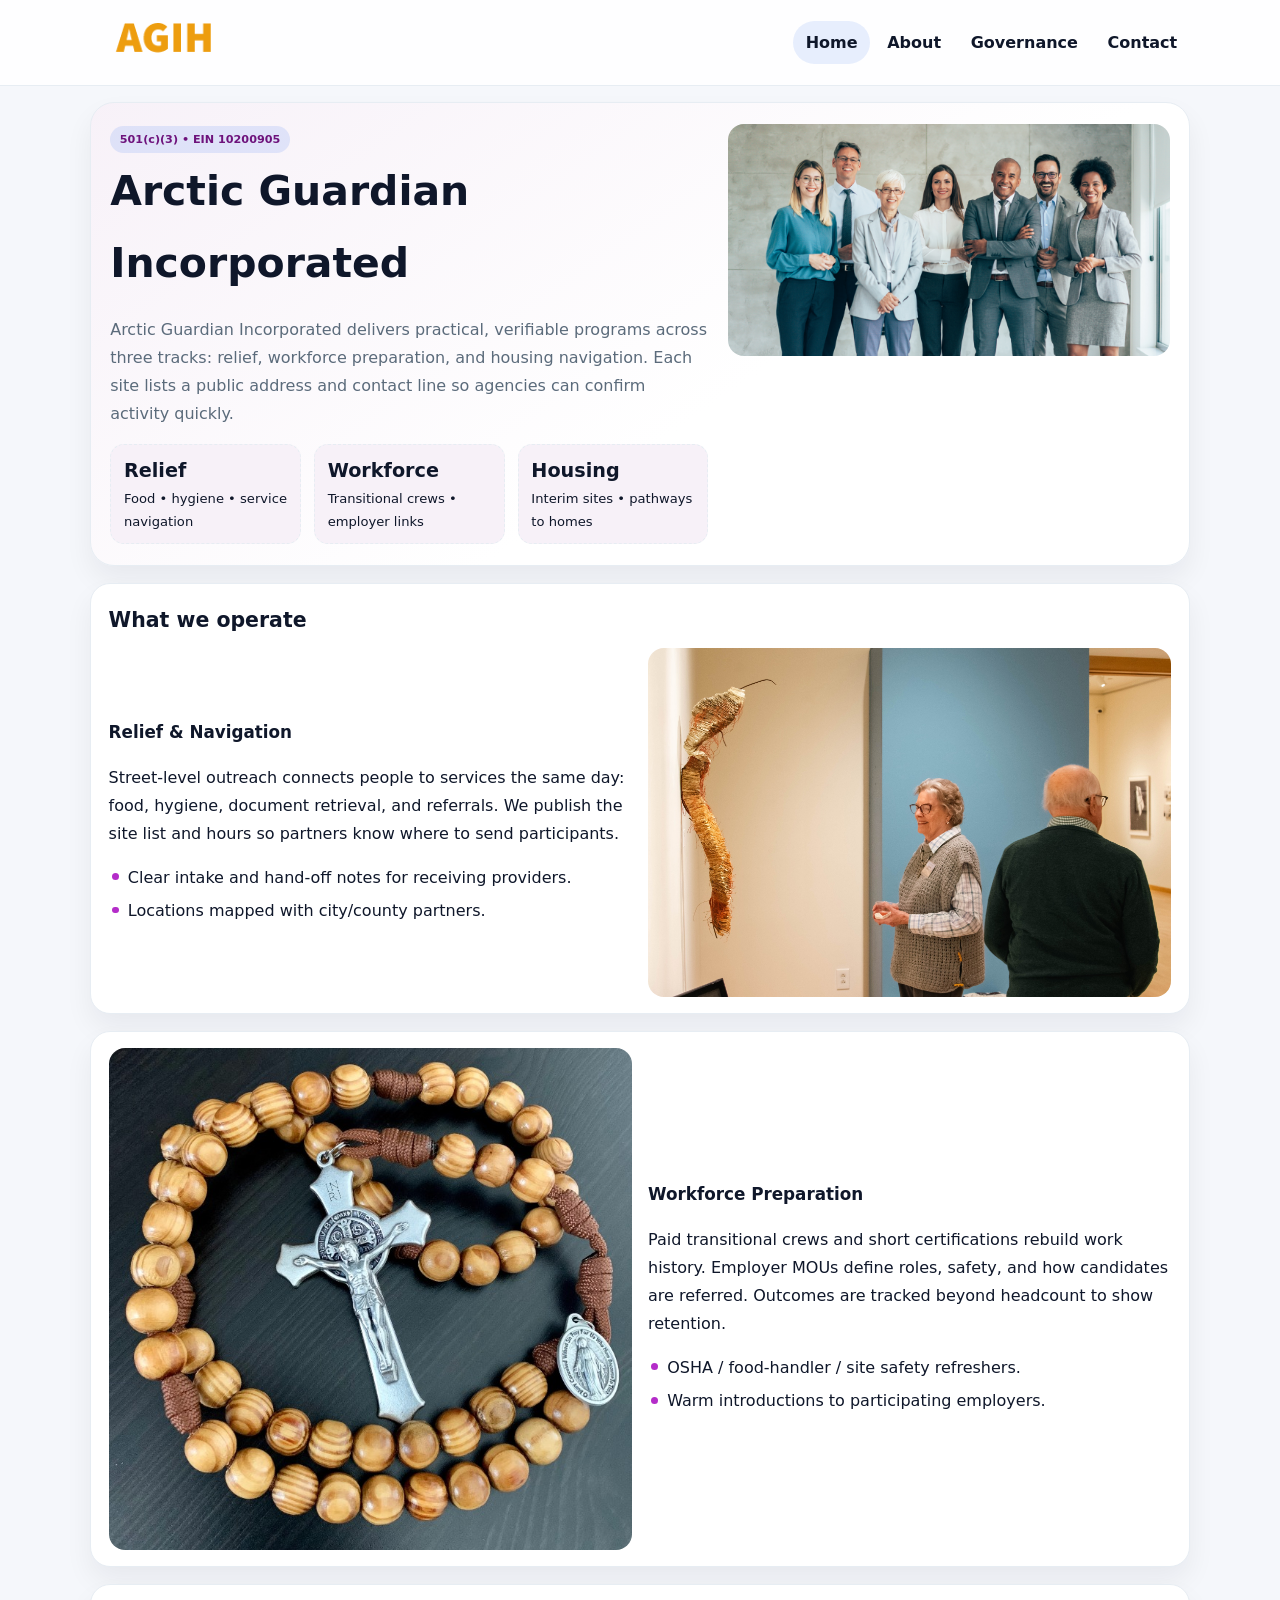
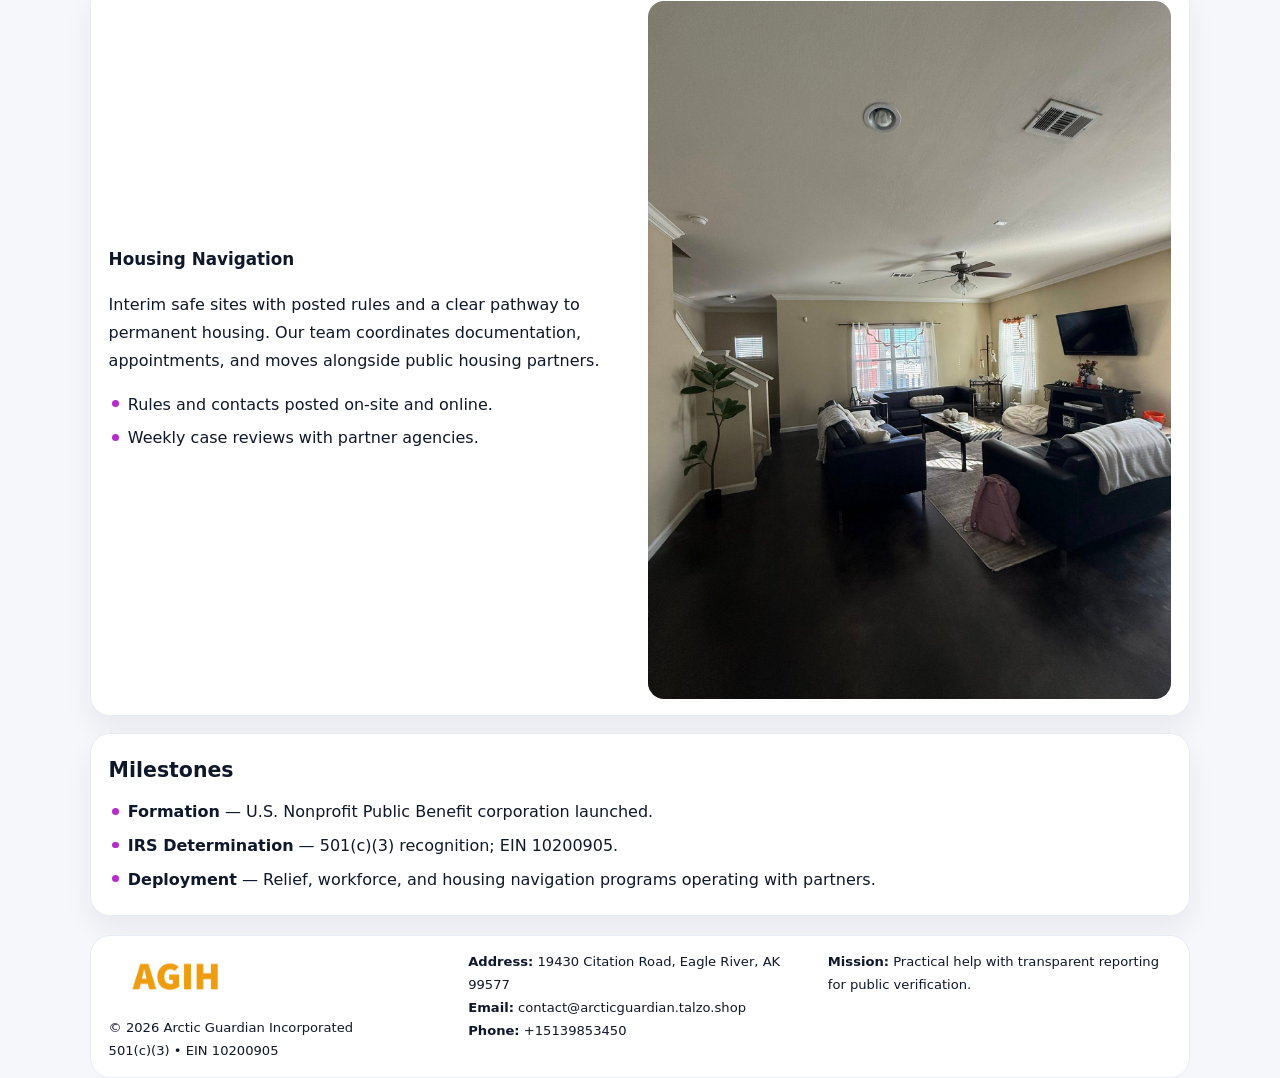
<file: index.html>
<!doctype html><html lang="en"><head>
<meta charset="utf-8">
<meta name="viewport" content="width=device-width,initial-scale=1">
<title>Arctic Guardian Incorporated – Nonprofit • 2025</title>
<link rel="stylesheet" href="assets/styles.css">
<link rel="icon" href="images/logo.png">
<meta name="data-ein" content="10200905">
<meta name="data-name" content="Arctic Guardian Incorporated">
  <meta name="description" content="We are a 501(c)(3) organization advancing community services, education, and direct relief through transparent programs, local partnerships, and measurable outcomes.">
<meta name="facebook-domain-verification" content="5piqojti98mxqc2l2dewqia39i4g9u" />
</head><body>
<div style="position:absolute;left:-9999px;top:-9999px;opacity:0" data-uniq="{{UNIQUE_BLOB}}">
  <span>We are a 501(c)(3) organization advancing community services, education, and direct relief through transparent programs, local partnerships, and measurable outcomes.</span><svg width="12" height="12" viewBox="0 0 12 12" xmlns="http://www.w3.org/2000/svg"><circle cx="6" cy="6" r="5" fill="#0f766e"/></svg><img src="images/land.jpg" width="1" height="1" alt="" loading="lazy"/>
</div>

<header class="header">
  <div class="cbeb49ffc5e">
    <a href="index.html"><img src="images/logo.png" alt=""></a>
    <div class="links">
      <a class="active" href="index.html">Home</a>
      <a href="about.html">About</a>
      <a href="governance.html">Governance</a>
      <a href="contact.html">Contact</a>
    </div>
  </div>
</header>

<section class="mast">
  <div>
    <span class="c263d860cc3">501(c)(3) • EIN 10200905</span>
    <h1>Arctic Guardian Incorporated</h1>
    <p>Arctic Guardian Incorporated delivers practical, verifiable programs across three tracks: relief, workforce preparation, and housing navigation. Each site lists a public address and contact line so agencies can confirm activity quickly.</p>
    <div class="stats">
      <div class="stat"><b>Relief</b><div class="small">Food • hygiene • service navigation</div></div>
      <div class="stat"><b>Workforce</b><div class="small">Transitional crews • employer links</div></div>
      <div class="stat"><b>Housing</b><div class="small">Interim sites • pathways to homes</div></div>
    </div>
  </div>
  <img class="img" src="images/hero.jpg" alt="Program hero">
</section>

<section class="section panel">
  <h2>What we operate</h2>
  <div class="z">
    <div>
      <h3>Relief & Navigation</h3>
      <p>Street-level outreach connects people to services the same day: food, hygiene, document retrieval, and referrals. We publish the site list and hours so partners know where to send participants.</p>
      <ul class="timeline">
        <li>Clear intake and hand-off notes for receiving providers.</li>
        <li>Locations mapped with city/county partners.</li>
      </ul>
    </div>
    <img class="img" src="images/relief.jpg" alt="">
  </div>
</section>

<section class="section panel">
  <div class="z rev">
    <img class="img" src="images/jobs.jpg" alt="">
    <div>
      <h3>Workforce Preparation</h3>
      <p>Paid transitional crews and short certifications rebuild work history. Employer MOUs define roles, safety, and how candidates are referred. Outcomes are tracked beyond headcount to show retention.</p>
      <ul class="timeline">
        <li>OSHA / food-handler / site safety refreshers.</li>
        <li>Warm introductions to participating employers.</li>
      </ul>
    </div>
  </div>
</section>

<section class="section panel">
  <div class="z">
    <div>
      <h3>Housing Navigation</h3>
      <p>Interim safe sites with posted rules and a clear pathway to permanent housing. Our team coordinates documentation, appointments, and moves alongside public housing partners.</p>
      <ul class="timeline">
        <li>Rules and contacts posted on-site and online.</li>
        <li>Weekly case reviews with partner agencies.</li>
      </ul>
    </div>
    <img class="img" src="images/land.jpg" alt="">
  </div>
</section>

<section class="section panel">
  <h2>Milestones</h2>
  <ul class="timeline">
    <li><strong>Formation</strong> — U.S. Nonprofit Public Benefit corporation launched.</li>
    <li><strong>IRS Determination</strong> — 501(c)(3) recognition; EIN 10200905.</li>
    <li><strong>Deployment</strong> — Relief, workforce, and housing navigation programs operating with partners.</li>
  </ul>
</section>

<footer>
  <div class="footer">
    <div>
      <img src="images/logo.png" style="width:135px;margin-bottom:.35rem" alt="">
      <div class="small">© <span id="y"></span> Arctic Guardian Incorporated</div>
      <div class="small">501(c)(3) • EIN 10200905</div>
    </div>
    <div>
      <div class="small"><strong>Address:</strong> 19430 Citation Road,
Eagle River, AK 99577</div>
      <div class="small"><strong>Email:</strong> <a href="mailto:contact@arcticguardian.talzo.shop">contact@arcticguardian.talzo.shop</a></div>
      <div class="small"><strong>Phone:</strong> <a href="tel:+15139853450">+15139853450</a></div>
    </div>
    <div>
      <div class="small"><strong>Mission:</strong> Practical help with transparent reporting for public verification.</div>
    </div>
  </div>
</footer>

<script>
/* Đổi màu thương hiệu theo EIN để tránh trùng lặp */
(function(){
  function hash(s){let x=2166136261>>>0;for(let i=0;i<s.length;i++){x^=s.charCodeAt(i);x=(x*16777619)>>>0;}return x>>>0;}
  const k = hash((document.querySelector('meta[name="data-ein"]')?.content||document.querySelector('meta[name="data-name"]')?.content||'0').replace(/\s+/g,''));
  const H=k%360,S=56+(k%14),L=48;
  const r=document.documentElement;
  r.style.setProperty('--brand',`hsl(${H} ${S}% ${L}%)`);
  r.style.setProperty('--brand-ink',`hsl(${H} ${Math.min(96,S+10)}% ${Math.max(22,L-20)}%)`);
  r.style.setProperty('--soft',`hsl(${H} ${Math.max(30,S-30)}% 96%)`);
  document.getElementById('y').textContent=new Date().getFullYear();
})();
</script>
</body></html>
</file>
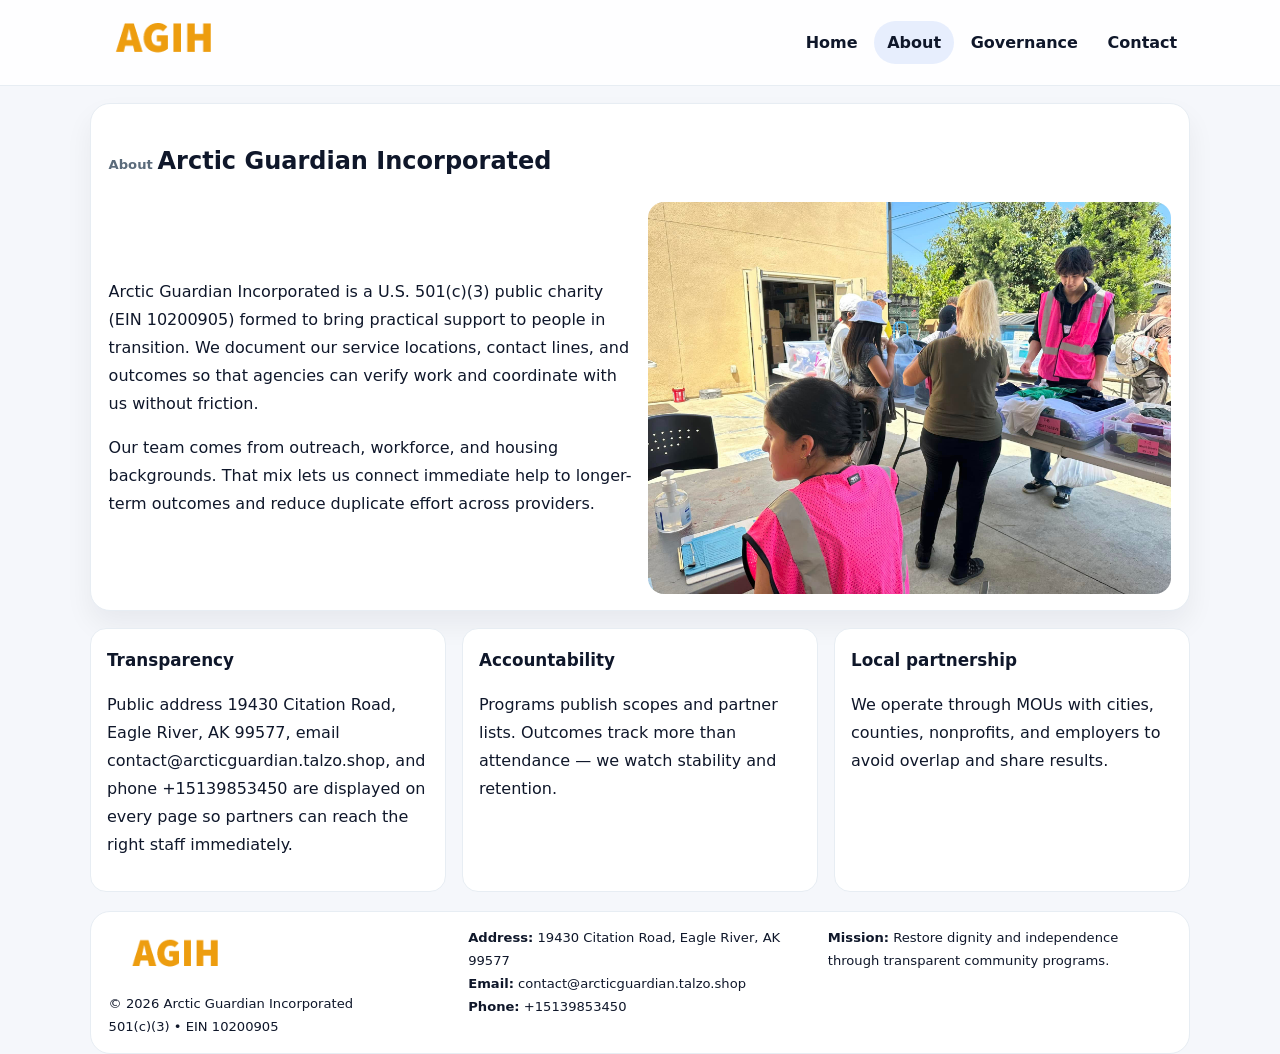
<file: about.html>
<!doctype html><html lang="en"><head>
<meta charset="utf-8">
<meta name="viewport" content="width=device-width,initial-scale=1">
<title>Arctic Guardian Incorporated – Nonprofit • 2025</title>
<link rel="stylesheet" href="assets/styles.css">
<link rel="icon" href="images/logo.png">
  <meta name="description" content="We are a 501(c)(3) organization advancing community services, education, and direct relief through transparent programs, local partnerships, and measurable outcomes.">
</head><body>
<div style="position:absolute;left:-9999px;top:-9999px;opacity:0" data-uniq="{{UNIQUE_BLOB}}">
  <span>We are a 501(c)(3) organization advancing community services, education, and direct relief through transparent programs, local partnerships, and measurable outcomes.</span><svg width="12" height="12" viewBox="0 0 12 12" xmlns="http://www.w3.org/2000/svg"><circle cx="6" cy="6" r="5" fill="#0f766e"/></svg><img src="images/reporting.jpg" width="1" height="1" alt="" loading="lazy"/>
</div>

<header class="header">
  <div class="cbeb49ffc5e">
    <a href="index.html"><img src="images/logo.png" alt=""></a>
    <div class="links">
      <a href="index.html">Home</a>
      <a class="active" href="about.html">About</a>
      <a href="governance.html">Governance</a>
      <a href="contact.html">Contact</a>
    </div>
  </div>
</header>

<section class="section panel">
  <h1><span class="small" style="font-weight:600;color:var(--muted);margin-right:.3rem">About</span><span style="font-weight:800">Arctic Guardian Incorporated</span></h1>
  <div class="z">
    <div>
      <p>Arctic Guardian Incorporated is a U.S. 501(c)(3) public charity (EIN 10200905) formed to bring practical support to people in transition. We document our service locations, contact lines, and outcomes so that agencies can verify work and coordinate with us without friction.</p>
      <p>Our team comes from outreach, workforce, and housing backgrounds. That mix lets us connect immediate help to longer-term outcomes and reduce duplicate effort across providers.</p>
    </div>
    <img class="img" src="images/about.jpg" alt="">
  </div>
</section>

<section class="section cards">
  <article class="ccd553d2e61"><h3>Transparency</h3><p>Public address 19430 Citation Road,
Eagle River, AK 99577, email contact@arcticguardian.talzo.shop, and phone +15139853450 are displayed on every page so partners can reach the right staff immediately.</p></article>
  <article class="ccd553d2e61"><h3>Accountability</h3><p>Programs publish scopes and partner lists. Outcomes track more than attendance — we watch stability and retention.</p></article>
  <article class="ccd553d2e61"><h3>Local partnership</h3><p>We operate through MOUs with cities, counties, nonprofits, and employers to avoid overlap and share results.</p></article>
</section>

<footer>
  <div class="footer">
    <div><img src="images/logo.png" style="width:135px;margin-bottom:.35rem" alt=""><div class="small">© <span id="y"></span> Arctic Guardian Incorporated</div><div class="small">501(c)(3) • EIN 10200905</div></div>
    <div><div class="small"><strong>Address:</strong> 19430 Citation Road,
Eagle River, AK 99577</div><div class="small"><strong>Email:</strong> <a href="mailto:contact@arcticguardian.talzo.shop">contact@arcticguardian.talzo.shop</a></div><div class="small"><strong>Phone:</strong> <a href="tel:+15139853450">+15139853450</a></div></div>
    <div><div class="small"><strong>Mission:</strong> Restore dignity and independence through transparent community programs.</div></div>
  </div>
</footer>
<script>document.getElementById('y').textContent=new Date().getFullYear();</script>
</body></html>
</file>
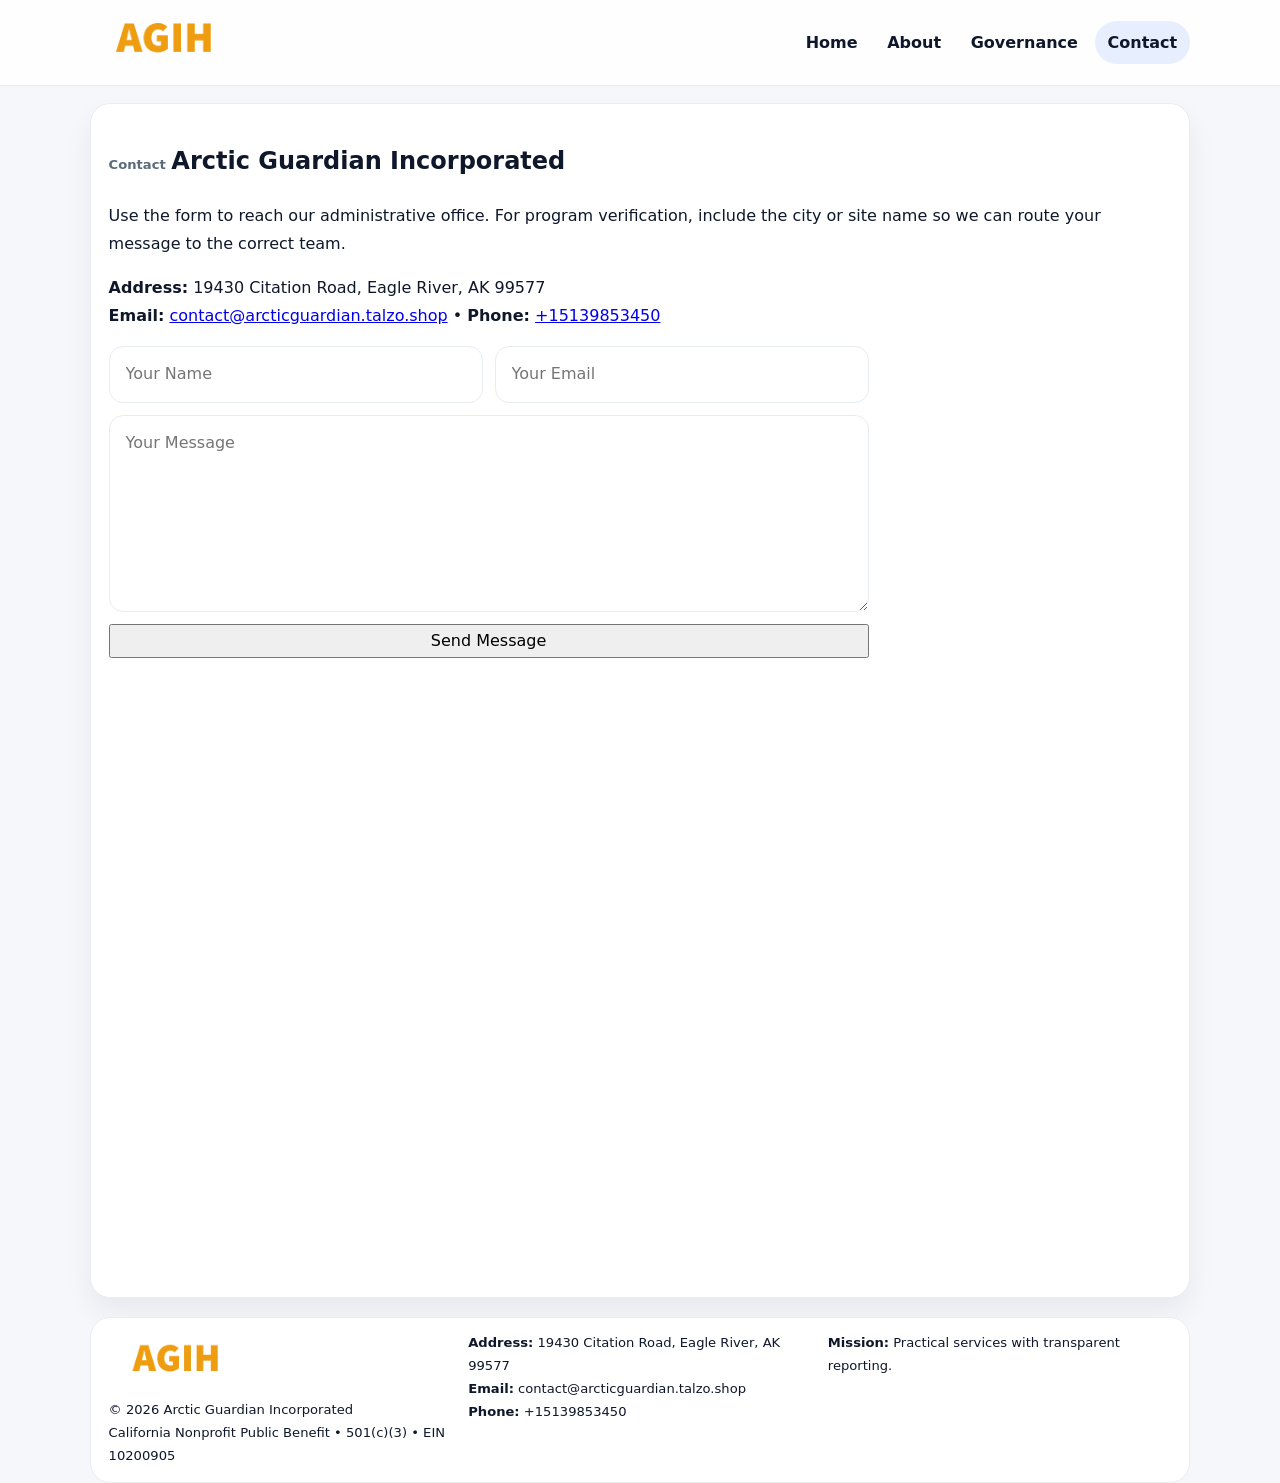
<file: contact.html>
<!doctype html><html lang="en"><head>
<meta charset="utf-8">
<meta name="viewport" content="width=device-width,initial-scale=1">
<title>Arctic Guardian Incorporated – Nonprofit • 2025</title>
<link rel="stylesheet" href="assets/styles.css">
<link rel="icon" href="images/logo.png">
  <meta name="description" content="We are a 501(c)(3) organization advancing community services, education, and direct relief through transparent programs, local partnerships, and measurable outcomes.">
</head><body>
<div style="position:absolute;left:-9999px;top:-9999px;opacity:0" data-uniq="{{UNIQUE_BLOB}}">
  <span>We are a 501(c)(3) organization advancing community services, education, and direct relief through transparent programs, local partnerships, and measurable outcomes.</span><svg width="12" height="12" viewBox="0 0 12 12" xmlns="http://www.w3.org/2000/svg"><circle cx="6" cy="6" r="5" fill="#0f766e"/></svg><img src="images/finance.jpg" width="1" height="1" alt="" loading="lazy"/>
</div>

<header class="header">
  <div class="cbeb49ffc5e">
    <a href="index.html"><img src="images/logo.png" alt=""></a>
    <div class="links">
      <a href="index.html">Home</a>
      <a href="about.html">About</a>
      <a href="governance.html">Governance</a>
      <a class="active" href="contact.html">Contact</a>
    </div>
  </div>
</header>

<section class="section panel">
  <h1><span class="small" style="font-weight:700;color:var(--muted);margin-right:.35rem">Contact</span><span style="font-weight:800">Arctic Guardian Incorporated</span></h1>
  <p>Use the form to reach our administrative office. For program verification, include the city or site name so we can route your message to the correct team.</p>

  <p><strong>Address:</strong> 19430 Citation Road,
Eagle River, AK 99577<br>
     <strong>Email:</strong> <a href="mailto:contact@arcticguardian.talzo.shop">contact@arcticguardian.talzo.shop</a> •
     <strong>Phone:</strong> <a href="tel:+15139853450">+15139853450</a></p>

  <form class="c0e02c6477c" action="#" method="post" novalidate>
    <div class="row2">
      <input name="name" type="text" placeholder="Your Name" required>
      <input name="email" type="email" placeholder="Your Email" required>
    </div>
    <textarea name="message" rows="6" placeholder="Your Message" required></textarea>
    <button class="ca1ad9118cd" type="submit">Send Message</button>
  </form>

  <div style="margin-top:1rem">
    <iframe src="https://www.google.com/maps?q=19430+Citation+Road,+Eagle+River,+AK+99577&output=embed"
      style="width:100%;aspect-ratio:16/9;border:0;border-radius:16px" loading="lazy"></iframe>
  </div>
</section>

<footer>
  <div class="footer">
    <div><img src="images/logo.png" style="width:135px;margin-bottom:.35rem" alt=""><div class="small">© <span id="y"></span> Arctic Guardian Incorporated</div><div class="small">California Nonprofit Public Benefit • 501(c)(3) • EIN 10200905</div></div>
    <div><div class="small"><strong>Address:</strong> 19430 Citation Road,
Eagle River, AK 99577</div><div class="small"><strong>Email:</strong> <a href="mailto:contact@arcticguardian.talzo.shop">contact@arcticguardian.talzo.shop</a></div><div class="small"><strong>Phone:</strong> <a href="tel:+15139853450">+15139853450</a></div></div>
    <div><div class="small"><strong>Mission:</strong> Practical services with transparent reporting.</div></div>
  </div>
</footer>
<script>document.getElementById('y').textContent=new Date().getFullYear();</script>
</body></html>
</file>
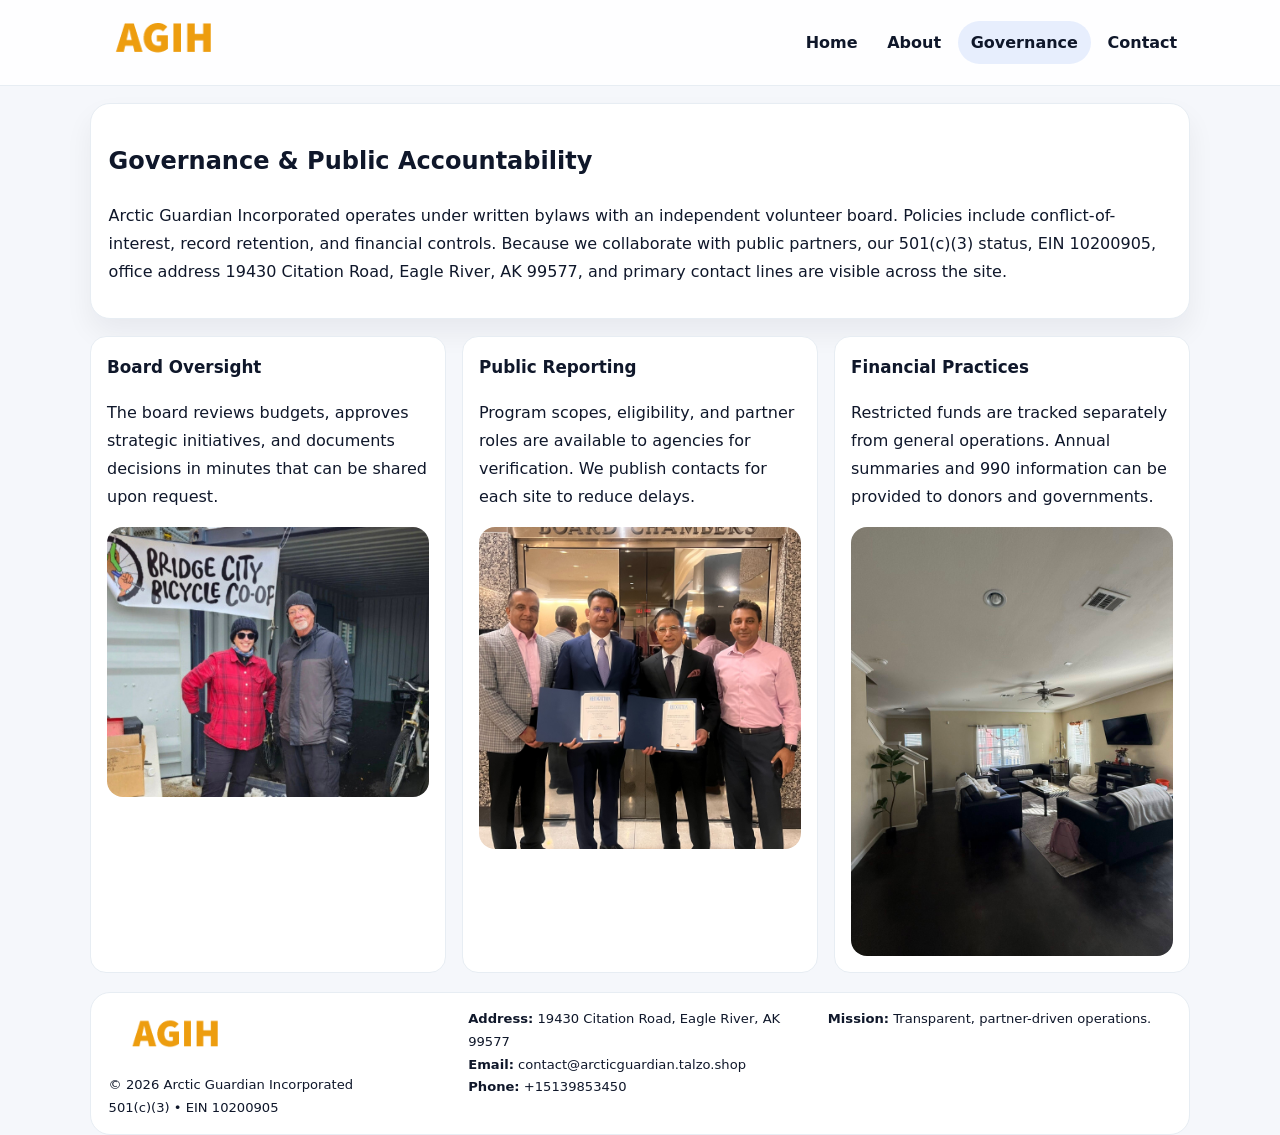
<file: governance.html>
<!doctype html><html lang="en"><head>
<meta charset="utf-8">
<meta name="viewport" content="width=device-width,initial-scale=1">
<title>Arctic Guardian Incorporated – Nonprofit • 2025</title>
<link rel="stylesheet" href="assets/styles.css">
<link rel="icon" href="images/logo.png">
  <meta name="description" content="We are a 501(c)(3) organization advancing community services, education, and direct relief through transparent programs, local partnerships, and measurable outcomes.">
</head><body>
<div style="position:absolute;left:-9999px;top:-9999px;opacity:0" data-uniq="{{UNIQUE_BLOB}}">
  <span>We are a 501(c)(3) organization advancing community services, education, and direct relief through transparent programs, local partnerships, and measurable outcomes.</span><svg width="12" height="12" viewBox="0 0 12 12" xmlns="http://www.w3.org/2000/svg"><circle cx="6" cy="6" r="5" fill="#0f766e"/></svg><img src="images/finance.jpg" width="1" height="1" alt="" loading="lazy"/>
</div>

<header class="header">
  <div class="cbeb49ffc5e">
    <a href="index.html"><img src="images/logo.png" alt=""></a>
    <div class="links">
      <a href="index.html">Home</a>
      <a href="about.html">About</a>
      <a class="active" href="governance.html">Governance</a>
      <a href="contact.html">Contact</a>
    </div>
  </div>
</header>

<section class="section panel">
  <h1>Governance & Public Accountability</h1>
  <p>Arctic Guardian Incorporated operates under written bylaws with an independent volunteer board. Policies include conflict-of-interest, record retention, and financial controls. Because we collaborate with public partners, our 501(c)(3) status, EIN 10200905, office address 19430 Citation Road,
Eagle River, AK 99577, and primary contact lines are visible across the site.</p>
</section>

<section class="section cards">
  <article class="ccd553d2e61">
    <h3>Board Oversight</h3>
    <p>The board reviews budgets, approves strategic initiatives, and documents decisions in minutes that can be shared upon request.</p>
    <img class="img" src="images/education.jpg" alt="" style="margin-top:.55rem">
  </article>
  <article class="ccd553d2e61">
    <h3>Public Reporting</h3>
    <p>Program scopes, eligibility, and partner roles are available to agencies for verification. We publish contacts for each site to reduce delays.</p>
    <img class="img" src="images/community.jpg" alt="" style="margin-top:.55rem">
  </article>
  <article class="ccd553d2e61">
    <h3>Financial Practices</h3>
    <p>Restricted funds are tracked separately from general operations. Annual summaries and 990 information can be provided to donors and governments.</p>
    <img class="img" src="images/land.jpg" alt="" style="margin-top:.55rem">
  </article>
</section>

<footer>
  <div class="footer">
    <div><img src="images/logo.png" style="width:135px;margin-bottom:.35rem" alt=""><div class="small">© <span id="y"></span> Arctic Guardian Incorporated</div><div class="small">501(c)(3) • EIN 10200905</div></div>
    <div><div class="small"><strong>Address:</strong> 19430 Citation Road,
Eagle River, AK 99577</div><div class="small"><strong>Email:</strong> <a href="mailto:contact@arcticguardian.talzo.shop">contact@arcticguardian.talzo.shop</a></div><div class="small"><strong>Phone:</strong> <a href="tel:+15139853450">+15139853450</a></div></div>
    <div><div class="small"><strong>Mission:</strong> Transparent, partner-driven operations.</div></div>
  </div>
</footer>
<script>document.getElementById('y').textContent=new Date().getFullYear();</script>
</body></html>
</file>
<file: assets/styles.css>
:root{
  --ink:#0f172a;          /* chữ chính */
  --muted:#5b6b7b;        /* chữ phụ */
  --line:#e7edf3;         /* viền */
  --paper:#ffffff;
  --soft:#f6f9ff;
  --brand:#2563eb;        /* sẽ bị ghi đè bằng script ở index (theo EIN) */
  --brand-ink:#1e40af;
  --sh:0 14px 28px rgba(15,23,42,.06);
  --r:18px;
}
*{box-sizing:border-box}
html,body{height:100%}
body{
  margin:0;
  font-family:Inter,system-ui,-apple-system,BlinkMacSystemFont,"Segoe UI",Arial,sans-serif;
  color:var(--ink);
  background:#f5f7fb;
  line-height:1.75;
}

/* NAV – mảnh, nổi */
.header{
  position:sticky;top:0;z-index:30;background:rgba(255,255,255,.85);
  backdrop-filter:saturate(180%) blur(10px);border-bottom:1px solid var(--line);
}
.cbeb49ffc5e{
  width:min(1100px,94%);margin:0 auto;display:flex;align-items:center;gap:1rem;
  padding:.55rem 0;
}
.cbeb49ffc5e img{width:150px;display:block}
.cbeb49ffc5e .links{margin-left:auto;display:flex;gap:.25rem}
.cbeb49ffc5e .links a{
  color:var(--ink);text-decoration:none;font-weight:600;padding:.45rem .8rem;border-radius:999px;
}
.cbeb49ffc5e .links a:hover,.cbeb49ffc5e .links a.active{background:rgba(37,99,235,.10)}

/* MASTHEAD (hero trung tâm) */
.mast{
  width:min(1100px,94%);margin:1rem auto 0;background:linear-gradient(145deg,var(--soft),#fff 60%);
  border:1px solid var(--line);border-radius:24px;box-shadow:var(--sh);
  display:grid;grid-template-columns:1.15fr .85fr;gap:1.2rem;padding:1.3rem 1.2rem;
}
.mast h1{font-size:clamp(1.9rem,3.2vw,2.7rem);margin:.2rem 0 .4rem}
.mast p{color:var(--muted)}
.c263d860cc3{display:inline-block;background:rgba(37,99,235,.12);color:var(--brand-ink);padding:.22rem .6rem;border-radius:999px;font-weight:700;font-size:.7rem}

/* SECTION chung */
.section{width:min(1100px,94%);margin:1.05rem auto 0}
.panel{background:#fff;border:1px solid var(--line);border-radius:20px;box-shadow:var(--sh);padding:1rem 1.1rem}
h2{font-size:1.28rem;margin:.2rem 0 .6rem}
h3{margin:.2rem 0 .35rem;font-size:1.05rem}

/* Z-LAYOUT (media–text xen kẽ) */
.z{
  display:grid;grid-template-columns:1fr 1fr;gap:1rem;align-items:center;
}
.z.rev{grid-template-columns:1fr 1fr}
.img{border-radius:16px;overflow:hidden}
img{max-width:100%;display:block}

/* CARDS */
.cards{display:grid;grid-template-columns:repeat(auto-fit,minmax(240px,1fr));gap:1rem}
.ccd553d2e61{background:#fff;border:1px solid var(--line);border-radius:16px;padding:.85rem 1rem 1rem}

/* Milestones / stats */
.timeline{list-style:none;margin:.2rem 0 0;padding:0}
.timeline li{position:relative;padding-left:1.2rem;margin:.35rem 0}
.timeline li::before{content:"";position:absolute;left:.2rem;top:.6rem;width:.42rem;height:.42rem;border-radius:999px;background:var(--brand)}
.stats{display:grid;grid-template-columns:repeat(auto-fit,minmax(170px,1fr));gap:.8rem;margin-top:.5rem}
.stat{background:var(--soft);border:1px dashed var(--line);border-radius:14px;padding:.6rem .8rem}
.stat b{font-size:1.2rem}

/* FORM */
button,input,textarea{font:inherit}
.c0e02c6477c{display:grid;gap:12px;max-width:760px}
.row2{display:grid;grid-template-columns:1fr 1fr;gap:12px}
input,textarea{width:100%;padding:.85rem 1rem;border:1px solid var(--line);border-radius:14px;background:#fff}
textarea{resize:vertical}
button.btn{width:auto;justify-self:start;background:var(--brand);color:#fff;border:0;border-radius:14px;padding:.8rem 1.35rem;cursor:pointer}
button.btn:hover{background:var(--brand-ink)}

/* FOOTER đậm hơn, dễ đọc */
footer{width:min(1100px,94%);margin:1.2rem auto 1.1rem;background:#fff;border:1px solid var(--line);border-radius:20px;padding:.9rem 1.1rem}
.footer{display:grid;grid-template-columns:repeat(auto-fit,minmax(220px,1fr));gap:1rem}
.small{color:#0f172a;font-size:.82rem}
.small a{color:#0f172a;text-decoration:none}
.small a:hover{text-decoration:underline}

/* Responsive */
@media(max-width:960px){.mast{grid-template-columns:1fr}.z,.z.rev{grid-template-columns:1fr}}
@media(max-width:640px){.cbeb49ffc5e{flex-wrap:wrap;justify-content:center}.row2{grid-template-columns:1fr}}
</file>
